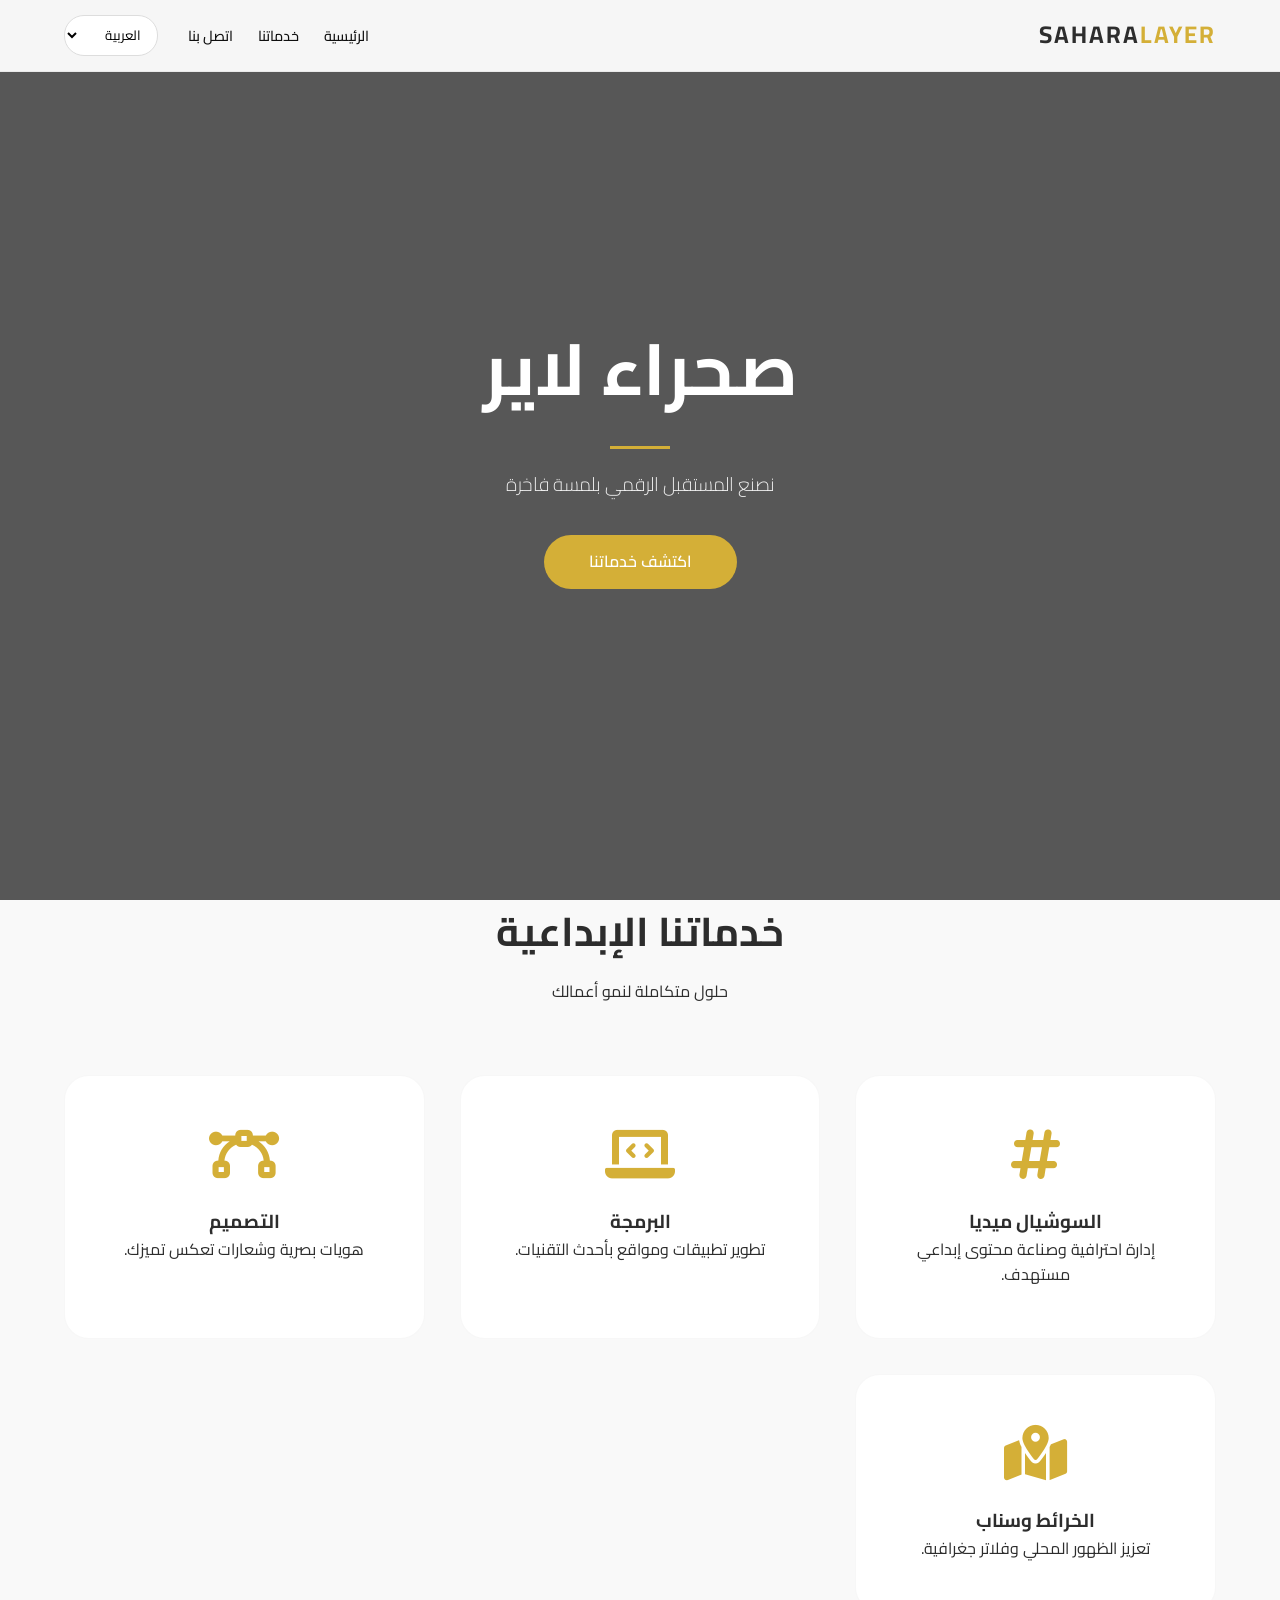
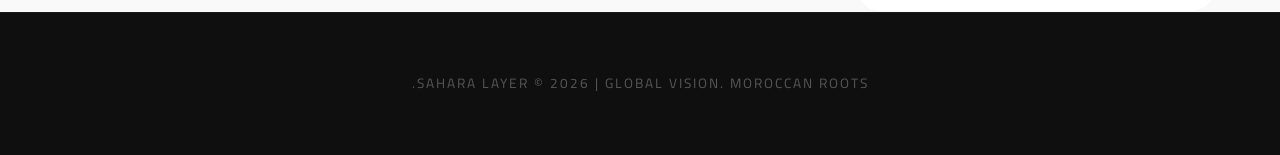
<file: index.html>
<!DOCTYPE html>
<html lang="ar" dir="rtl">
<head>
    <meta charset="UTF-8">
    <meta name="viewport" content="width=device-width, initial-scale=1.0">
    <title>Sahara Layer | صحراء لاير - Digital Excellence</title>
    
    <meta name="description" content="صحراء لاير: استوديو إبداعي يقدم خدمات التصميم، البرمجة، والسوشيال ميديا بنمط مينيماليست مغربي أصيل.">
    <meta name="keywords" content="Sahara Layer, تصميم جرافيك, برمجة مواقع, المغرب, سيو, استوديو إبداعي">
    
    <link href="https://fonts.googleapis.com/css2?family=Cairo:wght@300;400;700&family=Almarai:wght@300;400;700&family=Montserrat:wght@300;500;700&display=swap" rel="stylesheet">
    <link rel="stylesheet" href="https://cdnjs.cloudflare.com/ajax/libs/font-awesome/6.0.0/css/all.min.css">
    <link rel="stylesheet" href="style.css">
</head>
<body>

    <header class="main-header">
        <div class="container header-flex">
            <div class="logo">SAHARA<span>LAYER</span></div>
            
            <div class="nav-wrapper">
                <nav>
                    <ul class="nav-links" id="navLinks">
                        <li><a href="#home" class="tr" data-ar="الرئيسية" data-en="Home" data-fr="Accueil" data-es="Inicio">الرئيسية</a></li>
                        <li><a href="/services.html" class="tr" data-ar="خدماتنا" data-en="Services" data-fr="Services" data-es="Servicios">خدماتنا</a></li>
                        <li><a href="#contact" class="tr" data-ar="اتصل بنا" data-en="Contact" data-fr="Contact" data-es="Contacto">اتصل بنا</a></li>
                    </ul>
                </nav>

                <div class="header-lang-switcher">
                    <select onchange="changeLang(this.value)" id="langSelect">
                        <option value="ar">العربية</option>
                        <option value="en">English</option>
                        <option value="fr">Français</option>
                        <option value="es">Español</option>
                    </select>
                </div>
            </div>

            <div class="mobile-menu-btn" onclick="toggleMenu()">
                <i class="fa-solid fa-bars"></i>
            </div>
        </div>
    </header>

    <section id="home" class="hero">
        <div class="hero-overlay"></div>
        <div class="hero-content container">
            <h1 class="tr" data-ar="صحراء لاير" data-en="Sahara Layer" data-fr="Sahara Layer" data-es="Sahara Layer">صحراء لاير</h1>
            <div class="hero-line"></div>
            <p class="tr" data-ar="نصنع المستقبل الرقمي بلمسة فاخرة" data-en="Crafting the digital future with a luxury Moroccan touch" data-fr="Façonner l'avenir numérique avec une touche marocaine de luxe" data-es="Creando el futuro digital con un toque marroquí de lujo">نصنع المستقبل الرقمي بلمسة مغربية فاخرة</p>
            <a href="#services" class="btn-gold tr" data-ar="اكتشف خدماتنا" data-en="Explore Services" data-fr="Explorer" data-es="Explorar">اكتشف خدماتنا</a>
        </div>
    </section>

    <section id="services" class="services-section container">
        <div class="section-info">
            <h2 class="tr" data-ar="خدماتنا الإبداعية" data-en="Creative Services" data-fr="Nos Services" data-es="Servicios">خدماتنا الإبداعية</h2>
            <p class="tr" data-ar="حلول متكاملة لنمو أعمالك" data-en="Integrated solutions for business growth" data-fr="Solutions pour votre croissance" data-es="Soluciones para su negocio">حلول متكاملة لنمو أعمالك</p>
        </div>

        <div class="services-grid">
            <div class="service-card">
                <i class="fa-solid fa-hashtag s-icon"></i>
                <h3 class="tr" data-ar="السوشيال ميديا" data-en="Social Media" data-fr="Réseaux Sociaux" data-es="Redes Sociales">السوشيال ميديا</h3>
                <p class="tr" data-ar="إدارة احترافية وصناعة محتوى إبداعي مستهدف." data-en="Professional management and creative content." data-fr="Gestion et contenu créatif." data-es="Gestión y contenido creativo.">إدارة احترافية وصناعة محتوى إبداعي مستهدف.</p>
            </div>

            <div class="service-card">
                <i class="fa-solid fa-laptop-code s-icon"></i>
                <h3 class="tr" data-ar="البرمجة" data-en="Programming" data-fr="Programmation" data-es="Programación">البرمجة</h3>
                <p class="tr" data-ar="تطوير تطبيقات ومواقع بأحدث التقنيات." data-en="Web & App development using latest tech." data-fr="Développement Web & Apps." data-es="Desarrollo Web y Apps.">تطوير تطبيقات ومواقع بأحدث التقنيات.</p>
            </div>

            <div class="service-card">
                <i class="fa-solid fa-bezier-curve s-icon"></i>
                <h3 class="tr" data-ar="التصميم" data-en="Design" data-fr="Design" data-es="Diseño">التصميم</h3>
                <p class="tr" data-ar="هويات بصرية وشعارات تعكس تميزك." data-en="Visual identities that reflect your brand." data-fr="Identités visuelles uniques." data-es="Identidades visuales únicas.">هويات بصرية وشعارات تعكس تميزك.</p>
            </div>

            <div class="service-card">
                <i class="fa-solid fa-map-location-dot s-icon"></i>
                <h3 class="tr" data-ar="الخرائط وسناب" data-en="Maps & Snap" data-fr="Maps & Snap" data-es="Mapas y Snap">الخرائط وسناب</h3>
                <p class="tr" data-ar="تعزيز الظهور المحلي وفلاتر جغرافية." data-en="Local SEO and Snapchat geofilters." data-fr="SEO local et filtres Snapchat." data-es="SEO local y filtros de Snapchat.">تعزيز الظهور المحلي وفلاتر جغرافية.</p>
            </div>
        </div>
    </section>

    <footer id="contact">
        <div class="container">
            <p>SAHARA LAYER &copy; 2026 | GLOBAL VISION. MOROCCAN ROOTS.</p>
        </div>
    </footer>

    <script>
        function changeLang(lang) {
            document.documentElement.lang = lang;
            document.documentElement.dir = (lang === 'ar') ? 'rtl' : 'ltr';
            document.querySelectorAll('.tr').forEach(el => {
                el.innerText = el.getAttribute('data-' + lang);
            });
            localStorage.setItem('sl_pref_lang', lang);
        }

        function toggleMenu() {
            const nav = document.getElementById('navLinks');
            nav.classList.toggle('active');
        }

        // إغلاق القائمة عند النقر على الروابط
        document.querySelectorAll('.nav-links a').forEach(link => {
            link.addEventListener('click', () => {
                document.getElementById('navLinks').classList.remove('active');
            });
        });

        window.onload = () => {
            const savedLang = localStorage.getItem('sl_pref_lang') || 'ar';
            changeLang(savedLang);
            document.getElementById('langSelect').value = savedLang;
        };
    </script>
</body>
</html>
</file>
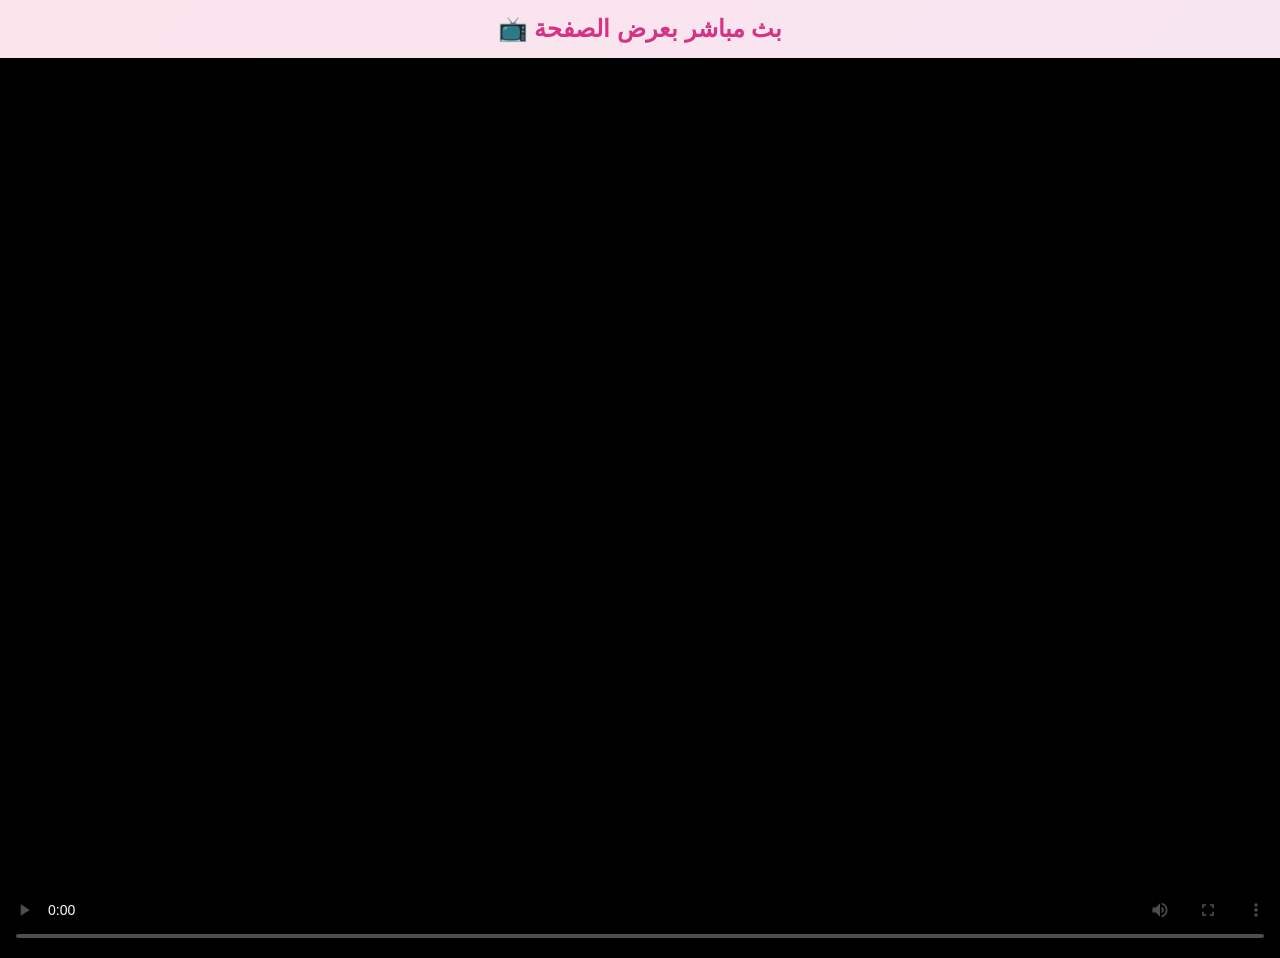
<file: live/index.html>
<!DOCTYPE html>
<html lang="ar">
<head>
  <meta charset="UTF-8">
  <title>مشغل البث المباشر</title>
  <!-- مكتبة Video.js -->
  <link href="https://vjs.zencdn.net/7.20.3/video-js.css" rel="stylesheet" />
  <style>
    body {
      margin: 0;
      padding: 0;
      font-family: "Cairo", sans-serif;
      background: linear-gradient(135deg, #fce4ec, #f3e5f5); /* خلفية أنيقة */
    }
    h2 {
      color: #d63384;
      text-align: center;
      padding: 15px;
      margin: 0;
    }
    .video-container {
      width: 100%;
      height: 100vh; /* يأخذ كامل ارتفاع الشاشة */
      display: flex;
      align-items: center;
      justify-content: center;
      background: #000;
    }
    .video-js {
      width: 100%;
      height: 100%;
      max-height: 100vh;
    }
  </style>
</head>
<body>
  <h2>📺 بث مباشر بعرض الصفحة</h2>

  <div class="video-container">
    <video
      id="my-video"
      class="video-js vjs-big-play-centered"
      controls
      preload="auto"
      poster="https://via.placeholder.com/1280x720/ffe4e1/000000?text=RB+FL+|+Live+Stream"
      data-setup='{}'>
      <source src="https://s3.us-east-1.amazonaws.com/simkr1/hls/0/stream_640x360_800k.m3u8" type="application/x-mpegURL" />
    </video>
  </div>

  <script src="https://vjs.zencdn.net/7.20.3/video.min.js"></script>
</body>
</html>
</file>
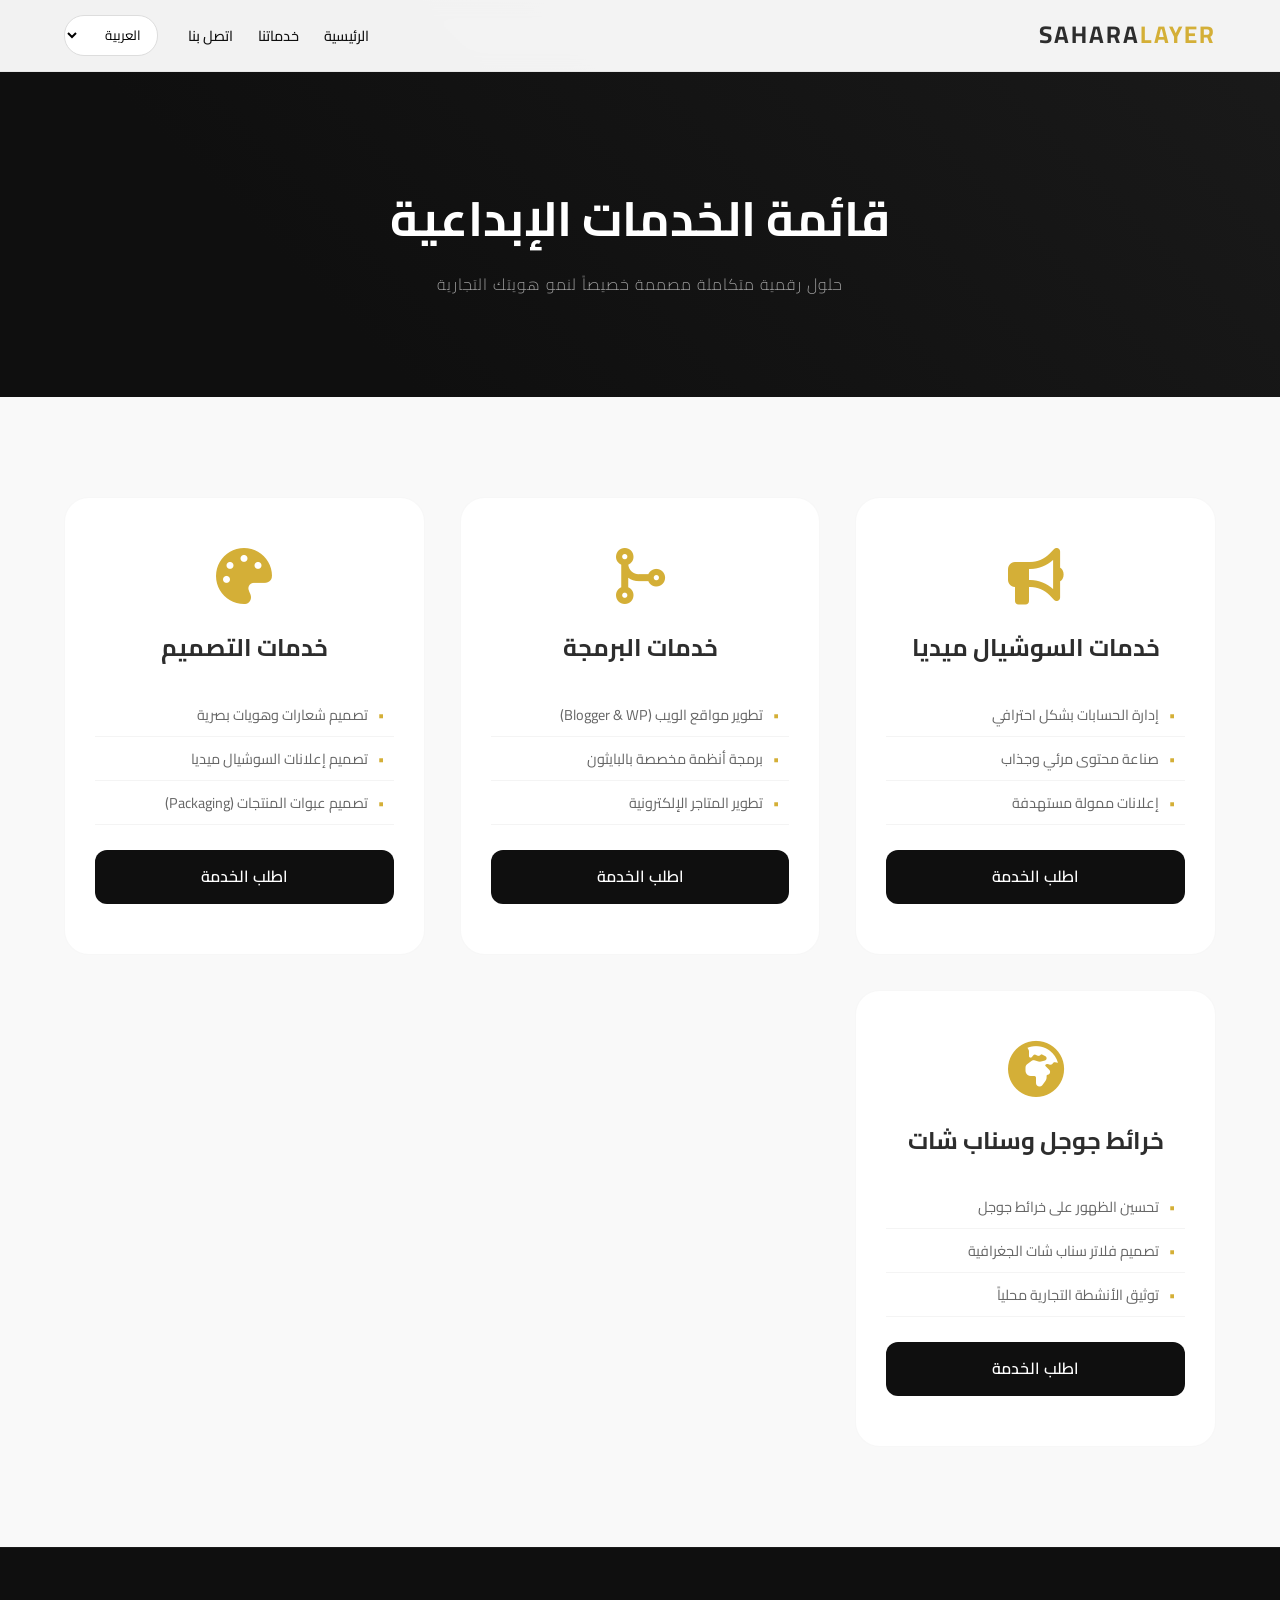
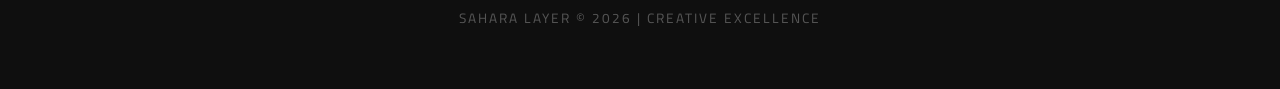
<file: services.html>
<!DOCTYPE html>
<html lang="ar" dir="rtl">
<head>
    <meta charset="UTF-8">
    <meta name="viewport" content="width=device-width, initial-scale=1.0">
    <title>خدماتنا | Sahara Layer - Digital Services</title>
    
    <link href="https://fonts.googleapis.com/css2?family=Cairo:wght@400;700&family=Almarai:wght@400;700&family=Montserrat:wght@500;700&display=swap" rel="stylesheet">
    <link rel="stylesheet" href="https://cdnjs.cloudflare.com/ajax/libs/font-awesome/6.0.0/css/all.min.css">
    <link rel="stylesheet" href="style.css">
</head>
<body class="services-page">

    <header class="main-header">
        <div class="container header-flex">
            <div class="logo">SAHARA<span>LAYER</span></div>
            
            <div class="nav-wrapper">
                <nav>
                    <ul class="nav-links" id="navLinks">
                        <li><a href="index.html" class="tr" data-ar="الرئيسية" data-en="Home" data-fr="Accueil" data-es="Inicio">الرئيسية</a></li>
                        <li><a href="#services-list" class="tr" data-ar="خدماتنا" data-en="Services" data-fr="Services" data-es="Servicios">خدماتنا</a></li>
                        <li><a href="index.html#contact" class="tr" data-ar="اتصل بنا" data-en="Contact" data-fr="Contact" data-es="Contacto">اتصل بنا</a></li>
                    </ul>
                </nav>

                <div class="header-lang-switcher">
                    <select onchange="changeLang(this.value)" id="langSelect">
                        <option value="ar">العربية</option>
                        <option value="en">English</option>
                        <option value="fr">Français</option>
                        <option value="es">Español</option>
                    </select>
                </div>
            </div>

            <div class="mobile-menu-btn" onclick="toggleMenu()">
                <i class="fa-solid fa-bars"></i>
            </div>
        </div>
    </header>

    <section class="page-banner">
        <div class="container">
            <h1 class="tr" data-ar="قائمة الخدمات الإبداعية" data-en="Creative Services List" data-fr="Liste des Services" data-es="Lista de Servicios">قائمة الخدمات الإبداعية</h1>
            <p class="tr" data-ar="حلول رقمية متكاملة مصممة خصيصاً لنمو هويتك التجارية" data-en="Integrated digital solutions tailored for your brand growth" data-fr="Solutions numériques sur mesure pour votre croissance" data-es="Soluciones digitales a medida para su crecimiento">حلول رقمية متكاملة مصممة خصيصاً لنمو هويتك التجارية</p>
        </div>
    </section>

    <section id="services-list" class="container section-padding">
        <div class="services-detailed-grid">
            
            <div class="service-item">
                <div class="s-content">
                    <i class="fa-solid fa-bullhorn s-large-icon"></i>
                    <h2 class="tr" data-ar="خدمات السوشيال ميديا" data-en="Social Media Services" data-fr="Services Médias Sociaux" data-es="Servicios de Redes Sociales">خدمات السوشيال ميديا</h2>
                    <ul class="features-list tr-list">
                        <li class="tr" data-ar="إدارة الحسابات بشكل احترافي" data-en="Professional Account Management">إدارة الحسابات بشكل احترافي</li>
                        <li class="tr" data-ar="صناعة محتوى مرئي وجذاب" data-en="Visual Content Creation">صناعة محتوى مرئي وجذاب</li>
                        <li class="tr" data-ar="إعلانات ممولة مستهدفة" data-en="Targeted Paid Ads">إعلانات ممولة مستهدفة</li>
                    </ul>
                    <a href="https://wa.me/212660799535" class="btn-order tr" data-ar="اطلب الخدمة" data-en="Order Now">اطلب الخدمة</a>
                </div>
            </div>

            <div class="service-item">
                <div class="s-content">
                    <i class="fa-solid fa-code-merge s-large-icon"></i>
                    <h2 class="tr" data-ar="خدمات البرمجة" data-en="Programming Services" data-fr="Services de Programmation" data-es="Servicios de Programación">خدمات البرمجة</h2>
                    <ul class="features-list">
                        <li class="tr" data-ar="تطوير مواقع الويب (Blogger & WP)" data-en="Web Development (Blogger & WP)">تطوير مواقع الويب (Blogger & WP)</li>
                        <li class="tr" data-ar="برمجة أنظمة مخصصة بالبايثون" data-en="Custom Python Systems">برمجة أنظمة مخصصة بالبايثون</li>
                        <li class="tr" data-ar="تطوير المتاجر الإلكترونية" data-en="E-commerce Development">تطوير المتاجر الإلكترونية</li>
                    </ul>
                    <a href="https://wa.me/212660799535" class="btn-order tr" data-ar="اطلب الخدمة" data-en="Order Now">اطلب الخدمة</a>
                </div>
            </div>

            <div class="service-item">
                <div class="s-content">
                    <i class="fa-solid fa-palette s-large-icon"></i>
                    <h2 class="tr" data-ar="خدمات التصميم" data-en="Design Services" data-fr="Services de Design" data-es="Servicios de Diseño">خدمات التصميم</h2>
                    <ul class="features-list">
                        <li class="tr" data-ar="تصميم شعارات وهويات بصرية" data-en="Logo & Branding Design">تصميم شعارات وهويات بصرية</li>
                        <li class="tr" data-ar="تصميم إعلانات السوشيال ميديا" data-en="Social Media Ad Design">تصميم إعلانات السوشيال ميديا</li>
                        <li class="tr" data-ar="تصميم عبوات المنتجات (Packaging)" data-en="Product Packaging Design">تصميم عبوات المنتجات (Packaging)</li>
                    </ul>
                    <a href="https://wa.me/212660799535" class="btn-order tr" data-ar="اطلب الخدمة" data-en="Order Now">اطلب الخدمة</a>
                </div>
            </div>

            <div class="service-item">
                <div class="s-content">
                    <i class="fa-solid fa-earth-africa s-large-icon"></i>
                    <h2 class="tr" data-ar="خرائط جوجل وسناب شات" data-en="Maps & Snapchat" data-fr="Maps & Snapchat" data-es="Mapas y Snapchat">خرائط جوجل وسناب شات</h2>
                    <ul class="features-list">
                        <li class="tr" data-ar="تحسين الظهور على خرائط جوجل" data-en="Google Maps SEO">تحسين الظهور على خرائط جوجل</li>
                        <li class="tr" data-ar="تصميم فلاتر سناب شات الجغرافية" data-en="Snapchat Geofilters Design">تصميم فلاتر سناب شات الجغرافية</li>
                        <li class="tr" data-ar="توثيق الأنشطة التجارية محلياً" data-en="Local Business Verification">توثيق الأنشطة التجارية محلياً</li>
                    </ul>
                    <a href="https://wa.me/212660799535" class="btn-order tr" data-ar="اطلب الخدمة" data-en="Order Now">اطلب الخدمة</a>
                </div>
            </div>

        </div>
    </section>

    <footer>
        <div class="container">
            <p>SAHARA LAYER &copy; 2026 | CREATIVE EXCELLENCE</p>
        </div>
    </footer>

    <script>
        function changeLang(lang) {
            document.documentElement.lang = lang;
            document.documentElement.dir = (lang === 'ar') ? 'rtl' : 'ltr';
            document.querySelectorAll('.tr').forEach(el => {
                el.innerText = el.getAttribute('data-' + lang);
            });
            localStorage.setItem('sl_pref_lang', lang);
        }

        function toggleMenu() {
            document.getElementById('navLinks').classList.toggle('active');
        }

        window.onload = () => {
            const savedLang = localStorage.getItem('sl_pref_lang') || 'ar';
            changeLang(savedLang);
            document.getElementById('langSelect').value = savedLang;
        };
    </script>
</body>
</html>
</file>
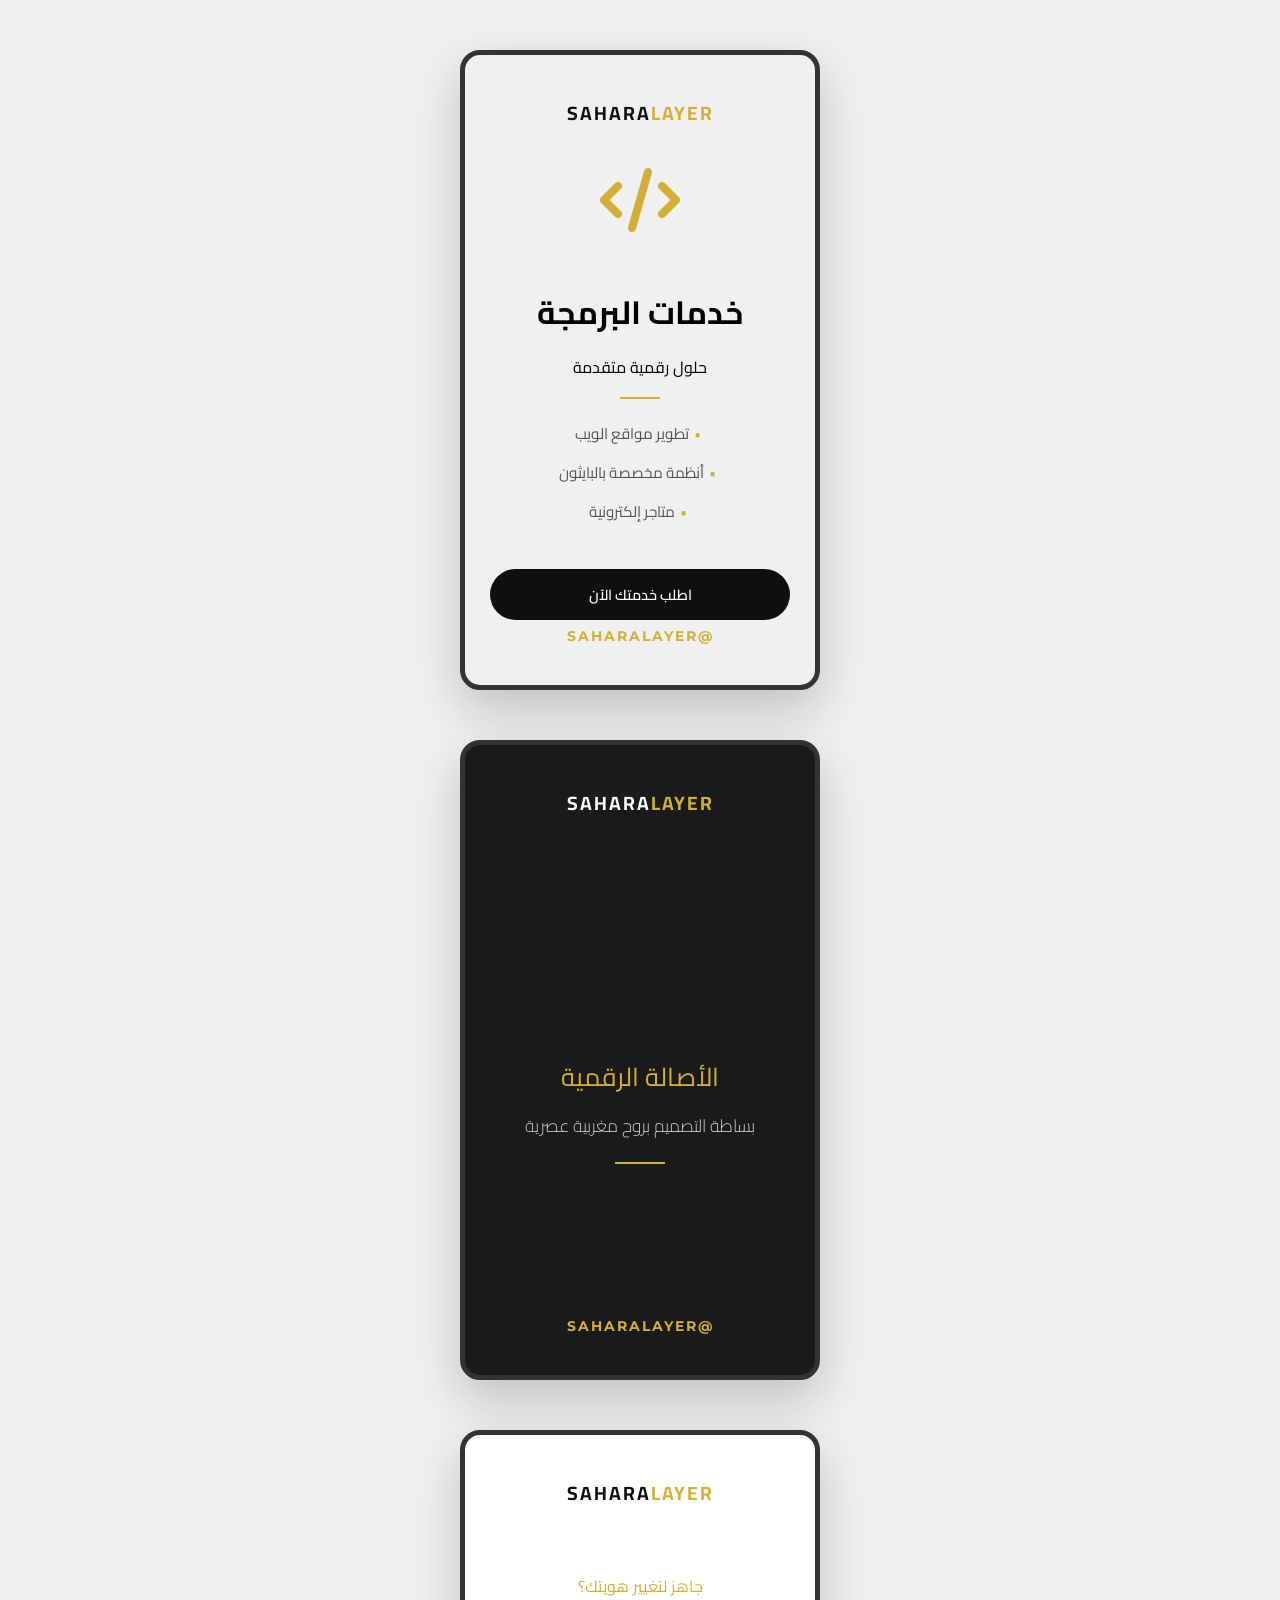
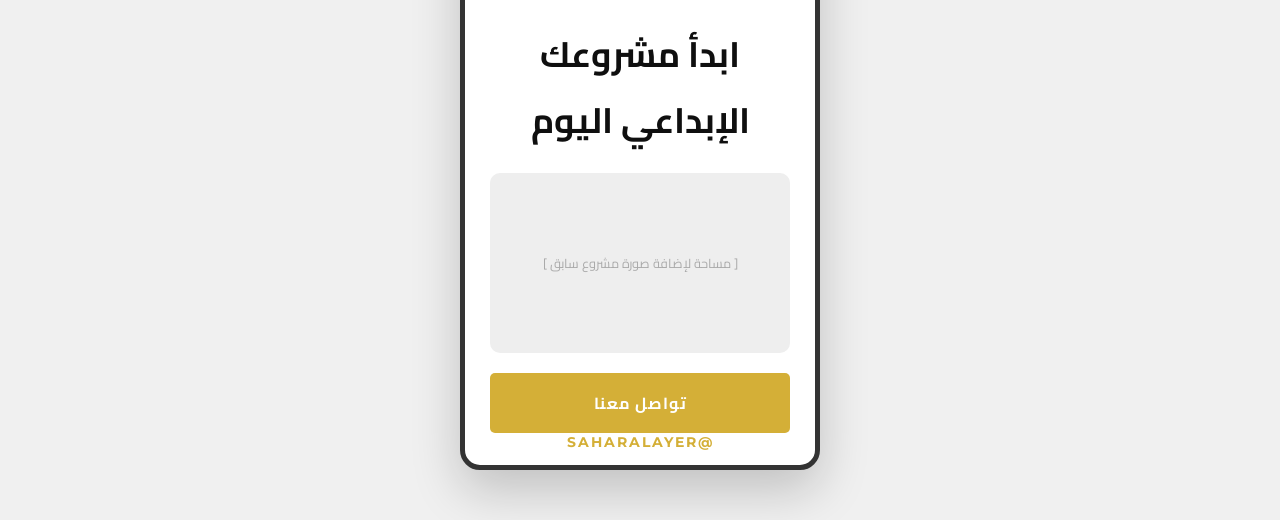
<file: social-stories.html>
<!DOCTYPE html>
<html lang="ar" dir="rtl">
<head>
    <meta charset="UTF-8">
    <meta name="viewport" content="width=device-width, initial-scale=1.0">
    <title>Sahara Layer Social Stories | تصاميم الستوري</title>
    
    <link href="https://fonts.googleapis.com/css2?family=Cairo:wght@400;700&family=Montserrat:wght@500;700&display=swap" rel="stylesheet">
    <link rel="stylesheet" href="https://cdnjs.cloudflare.com/ajax/libs/font-awesome/6.0.0/css/all.min.css">
    
    <style>
        :root {
            --gold: #d4af37;
            --dark: #0f0f0f;
            --white: #ffffff;
            --bg-light: #fbfbfb;
            --text-muted: #888;
        }

        * { margin: 0; padding: 0; box-sizing: border-box; }

        body {
            font-family: 'Cairo', 'Montserrat', sans-serif;
            background: #f0f0f0;
            padding: 50px 0;
            display: flex;
            flex-direction: column;
            align-items: center;
            gap: 50px;
        }

        /* حاوية الستوري المقاسية (1080x1920) */
        .story-container {
            width: 360px; /* مقياس للعرض (1/3 من الأصل) */
            height: 640px; /* مقياس للارتفاع (1/3 من الأصل) */
            border-radius: 20px;
            overflow: hidden;
            box-shadow: 0 20px 50px rgba(0,0,0,0.2);
            position: relative;
            background: var(--white);
            border: 5px solid #333; /* إطار تمثيلي لشاشة الجوال */
        }

        .story-content {
            width: 100%;
            height: 100%;
            padding: 40px 25px;
            display: flex;
            flex-direction: column;
            justify-content: space-between;
            position: relative;
            z-index: 2;
        }

        /* شعار الهوية الموحد @SAHARALAYER */
        .story-handle {
            font-family: 'Montserrat', sans-serif;
            font-size: 0.9rem;
            font-weight: 700;
            letter-spacing: 2px;
            text-align: center;
            color: var(--gold);
            text-transform: uppercase;
        }

        .story-logo {
            font-weight: 700;
            font-size: 1.2rem;
            letter-spacing: 2px;
            text-align: center;
            color: var(--dark);
        }
        .story-logo span { color: var(--gold); }

        /* الأنماط الزخرفية المغربية */
        .arabesque-pattern {
            position: absolute;
            top: 0; left: 0; width: 100%; height: 100%;
            background-image: url('https://www.transparenttextures.com/patterns/arabesque.png');
            opacity: 0.05;
            z-index: 1;
        }

        /* --- النموذج 1: الإعلان عن خدمة --- */
        .story-1 {
            background-color: var(--soft-gray);
        }
        .s1-header { text-align: center; margin-top: 50px; }
        .s1-header h1 { font-size: 2rem; margin-bottom: 10px; }
        .s1-icon { font-size: 4rem; color: var(--gold); margin: 30px auto; display: block; text-align: center; }
        .s1-features { list-style: none; text-align: center; margin-bottom: 30px; }
        .s1-features li { padding: 5px 0; color: #555; font-size: 0.95rem; }
        .s1-features li::before { content: "•"; color: var(--gold); margin: 0 5px; }
        .story-1 .btn-call { 
            display: block; width: 100%; padding: 12px; background: var(--dark); 
            color: #fff; text-align: center; text-decoration: none; border-radius: 30px; 
            font-weight: 600; font-size: 0.9rem;
        }

        /* --- النموذج 2: اقتباس/رسالة مينيماليست --- */
        .story-2 {
            background: linear-gradient(rgba(15,15,15,0.95), rgba(15,15,15,0.95)), 
                        url('https://images.unsplash.com/photo-1539701938214-0d9736e1c16b?q=80&w=1470&auto=format&fit=crop');
            background-size: cover; background-position: center;
            color: var(--white);
        }
        .story-2 .story-logo { color: var(--white); }
        .s2-quote { text-align: center; margin-top: 100px; font-weight: 300; line-height: 1.8; }
        .s2-quote h2 { font-size: 1.6rem; font-weight: 400; color: var(--gold); margin-bottom: 10px; }
        .s2-quote p { font-size: 1.1rem; max-width: 80%; margin: auto; opacity: 0.8; }
        .s2-line { width: 50px; height: 2px; background: var(--gold); margin: 20px auto; }
        
        /* --- النموذج 3: دعوة لاتخاذ إجراء (CTA) --- */
        .story-3 {
            background: var(--white);
        }
        .s3-hero { text-align: center; margin-top: 60px; }
        .s3-hero h1 { font-size: 2.2rem; font-weight: 700; color: var(--dark); }
        .s3-tag { color: var(--gold); font-size: 1rem; margin-bottom: 20px; }
        .s3-image { width: 100%; height: 180px; background: #eee; border-radius: 10px; margin: 20px 0; display: flex; align-items: center; justify-content: center; color: #aaa; font-size: 0.8rem;}
        .story-3 .btn-gold { 
            display: block; width: 100%; padding: 15px; background: var(--gold); 
            color: #fff; text-align: center; text-decoration: none; border-radius: 5px; 
            font-weight: 700; text-transform: uppercase; letter-spacing: 1px;
        }

    </style>
</head>
<body>

    <div class="story-container story-1">
        <div class="arabesque-pattern"></div>
        <div class="story-content">
            <div class="story-logo">SAHARA<span>LAYER</span></div>
            
            <div class="s1-main">
                <i class="fa-solid fa-code s1-icon"></i>
                <div class="s1-header">
                    <h1>خدمات البرمجة</h1>
                    <p>حلول رقمية متقدمة</p>
                </div>
                <div class="hero-line" style="width:40px; height:2px; background:var(--gold); margin: 15px auto;"></div>
                <ul class="s1-features">
                    <li>تطوير مواقع الويب</li>
                    <li>أنظمة مخصصة بالبايثون</li>
                    <li>متاجر إلكترونية</li>
                </ul>
            </div>

            <a href="#" class="btn-call tr">اطلب خدمتك الآن</a>
            <div class="story-handle">@SAHARALAYER</div>
        </div>
    </div>

    <div class="story-container story-2">
        <div class="arabesque-pattern" style="opacity:0.1;"></div>
        <div class="story-content">
            <div class="story-logo">SAHARA<span>LAYER</span></div>
            
            <div class="s2-quote">
                <h2>الأصالة الرقمية</h2>
                <p>بساطة التصميم بروح مغربية عصرية</p>
                <div class="s2-line"></div>
            </div>

            <div class="story-handle">@SAHARALAYER</div>
        </div>
    </div>

    <div class="story-container story-3">
        <div class="arabesque-pattern"></div>
        <div class="story-content">
            <div class="story-logo">SAHARA<span>LAYER</span></div>
            
            <div class="s3-hero">
                <p class="s3-tag">جاهز لتغيير هويتك؟</p>
                <h1>ابدأ مشروعك الإبداعي اليوم</h1>
                <div class="s3-image">
                    [ مساحة لإضافة صورة مشروع سابق ]
                </div>
            </div>

            <a href="#" class="btn-gold">تواصل معنا</a>
            <div class="story-handle">@SAHARALAYER</div>
        </div>
    </div>

</body>
</html>
</file>
<file: style.css>
/* Project: Sahara Layer - Full Stylesheet
   Version: 2.0 (Integrated for all pages)
   Style: luxury Minimalist Moroccan
*/

:root {
    --gold: #d4af37;
    --gold-dark: #b48e47;
    --dark: #0f0f0f;
    --white: #ffffff;
    --bg-light: #f9f9f9;
    --text-main: #2d2d2d;
    --text-muted: #666666;
    --glass: rgba(255, 255, 255, 0.95);
    --transition: all 0.4s cubic-bezier(0.165, 0.84, 0.44, 1);
}

/* الأساسيات */
* { 
    margin: 0; 
    padding: 0; 
    box-sizing: border-box; 
}

body {
    font-family: 'Cairo', 'Almarai', 'Montserrat', sans-serif;
    background: var(--bg-light);
    color: var(--text-main);
    line-height: 1.6;
    overflow-x: hidden;
    background-image: url('https://www.transparenttextures.com/patterns/arabesque.png'); /* نقش مغربي خفيف */
    scroll-behavior: smooth;
}

.container { 
    width: 90%; 
    max-width: 1200px; 
    margin: auto; 
}

/* --- الهيدر (Header) --- */
.main-header {
    background: var(--glass);
    backdrop-filter: blur(10px);
    -webkit-backdrop-filter: blur(10px);
    padding: 15px 0;
    position: fixed; 
    top: 0; 
    width: 100%; 
    z-index: 1000;
    border-bottom: 1px solid rgba(0,0,0,0.05);
}

.header-flex { 
    display: flex; 
    justify-content: space-between; 
    align-items: center; 
}

.logo { 
    font-weight: 700; 
    font-size: 1.5rem; 
    letter-spacing: 2px; 
}

.logo span { color: var(--gold); }

.nav-wrapper { 
    display: flex; 
    align-items: center; 
    gap: 30px; 
}

.nav-links { 
    list-style: none; 
    display: flex; 
    gap: 25px; 
}

.nav-links a { 
    text-decoration: none; 
    color: var(--dark); 
    font-size: 0.9rem; 
    font-weight: 500; 
    transition: var(--transition); 
}

.nav-links a:hover { color: var(--gold); }

/* محول اللغات */
.header-lang-switcher select {
    padding: 6px 12px; 
    border-radius: 20px; 
    border: 1px solid #ddd; 
    font-family: inherit; 
    cursor: pointer; 
    outline: none;
    background: #fff;
}

/* --- قسم الهيرو (Hero) --- */
.hero {
    height: 100vh; 
    position: relative;
    display: flex; 
    align-items: center; 
    justify-content: center; 
    text-align: center;
    background: linear-gradient(rgba(0,0,0,0.65), rgba(0,0,0,0.65)), 
                url('https://images.unsplash.com/photo-1539701938214-0d9736e1c16b?q=80&w=1470&auto=format&fit=crop');
    background-size: cover; 
    background-position: center; 
    color: var(--white);
}

.hero h1 { font-size: clamp(2.5rem, 8vw, 4.5rem); font-weight: 700; }
.hero-line { width: 60px; height: 3px; background: var(--gold); margin: 20px auto; }
.hero p { font-size: 1.2rem; opacity: 0.9; max-width: 700px; margin: auto; font-weight: 300; }

.btn-gold {
    display: inline-block; 
    margin-top: 35px; 
    padding: 14px 45px;
    background: var(--gold); 
    color: #fff; 
    text-decoration: none;
    border-radius: 50px; 
    font-weight: 600; 
    transition: var(--transition);
}

.btn-gold:hover { 
    transform: translateY(-5px); 
    box-shadow: 0 10px 25px rgba(212,175,55,0.4); 
}

/* --- بنر الصفحات الداخلية (Page Banner) --- */
.page-banner {
    padding: 180px 0 100px;
    background: var(--dark);
    color: var(--white);
    text-align: center;
    background-image: linear-gradient(45deg, #0f0f0f 25%, #1a1a1a 100%);
}

.page-banner h1 { font-size: 3rem; margin-bottom: 15px; }
.page-banner p { opacity: 0.6; font-weight: 300; letter-spacing: 1px; }

/* --- شبكة الخدمات (Services Grid) --- */
.section-padding { padding: 100px 0; }
.section-info { text-align: center; margin-bottom: 70px; }
.section-info h2 { font-size: 2.5rem; margin-bottom: 15px; }

.services-grid, .services-detailed-grid { 
    display: grid; 
    grid-template-columns: repeat(auto-fit, minmax(280px, 1fr)); 
    gap: 35px; 
}

/* بطاقات الخدمات */
.service-card, .service-item {
    background: var(--white); 
    padding: 50px 30px; 
    border-radius: 25px;
    text-align: center; 
    transition: var(--transition); 
    border: 1px solid rgba(0,0,0,0.03);
}

.service-card:hover, .service-item:hover { 
    transform: translateY(-15px); 
    box-shadow: 0 30px 60px rgba(0,0,0,0.06); 
}

.s-icon, .s-large-icon { 
    font-size: 3.5rem; 
    color: var(--gold); 
    margin-bottom: 25px; 
    display: block; 
}

/* قائمة المميزات داخل الخدمات */
.features-list {
    list-style: none;
    margin: 25px 0;
    text-align: right;
}

[dir="ltr"] .features-list { text-align: left; }

.features-list li {
    padding: 10px 0;
    font-size: 0.9rem;
    color: var(--text-muted);
    border-bottom: 1px solid #f4f4f4;
}

.features-list li::before {
    content: "•";
    color: var(--gold);
    margin: 0 10px;
    font-weight: bold;
}

.btn-order {
    display: block;
    text-align: center;
    padding: 14px;
    background: var(--dark);
    color: var(--white);
    text-decoration: none;
    border-radius: 12px;
    font-weight: 600;
    transition: 0.3s;
    margin-top: 20px;
}

.btn-order:hover { background: var(--gold); transform: scale(1.02); }

/* --- التذييل (Footer) --- */
footer { 
    background: var(--dark); 
    color: #555; 
    padding: 60px 0; 
    text-align: center; 
    font-size: 0.85rem; 
    letter-spacing: 2px;
    border-top: 1px solid rgba(255,255,255,0.05);
}

/* --- الجوال (Mobile & Responsiveness) --- */
.mobile-menu-btn { display: none; font-size: 1.5rem; cursor: pointer; color: var(--dark); }

@media (max-width: 768px) {
    .mobile-menu-btn { display: block; z-index: 1001; }
    
    .nav-links { 
        display: none; 
        position: absolute; 
        top: 70px; 
        left: 0; 
        width: 100%; 
        background: var(--white); 
        flex-direction: column; 
        padding: 40px 20px; 
        text-align: center;
        box-shadow: 0 15px 30px rgba(0,0,0,0.1);
        gap: 25px;
    }

    .nav-links.active { display: flex !important; }
    
    .hero h1 { font-size: 2.8rem; }
    .page-banner h1 { font-size: 2.2rem; }
    .section-padding { padding: 60px 0; }
}

/* دعم الاتجاهات LTR */
[dir="ltr"] .nav-wrapper { flex-direction: row-reverse; }
[dir="ltr"] .features-list li::before { margin-right: 10px; margin-left: 0; }
</file>
